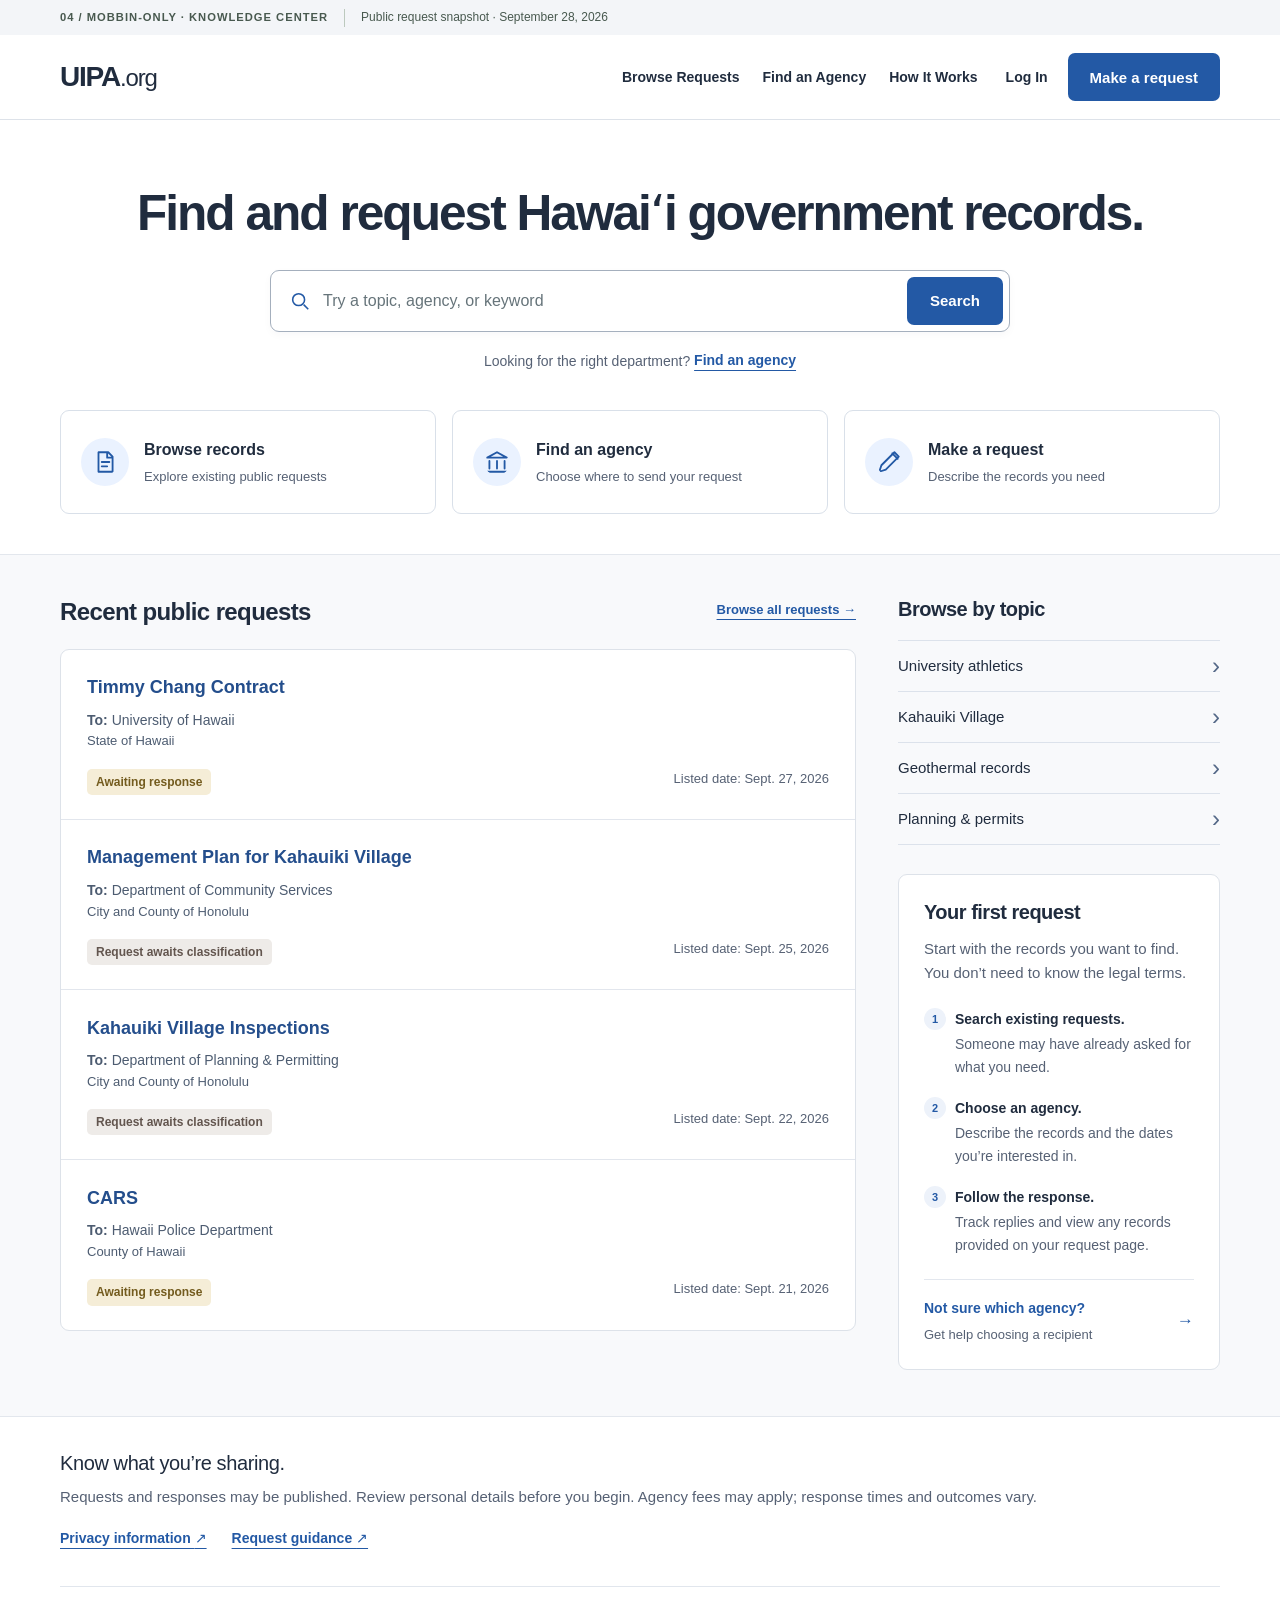
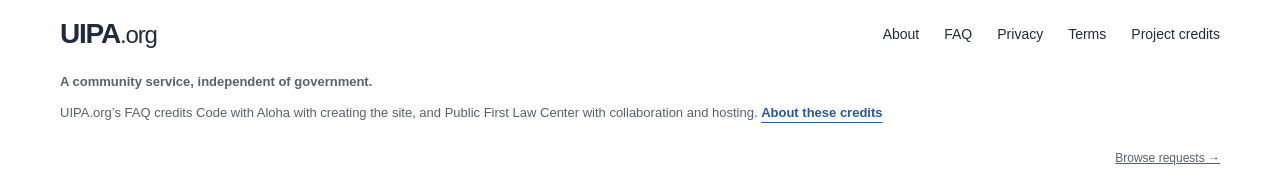
<file: index.html>
<!doctype html><html lang="en"><head><meta charset="utf-8"><meta name="viewport" content="width=device-width, initial-scale=1"><meta name="description" content="UIPA.org homepage exploration: Mobbin-only · Knowledge center. Saved public request metadata from UIPA.org; no submissions."><title>UIPA.org — Mobbin-only · Knowledge center</title><link rel="icon" href="data:image/svg+xml,%3Csvg xmlns='http://www.w3.org/2000/svg' viewBox='0 0 32 32'%3E%3Crect width='32' height='32' fill='%2318313d'/%3E%3Ctext x='7' y='24' font-family='Georgia' font-size='25' fill='white'%3EU%3C/text%3E%3C/svg%3E"><link rel="stylesheet" href="homepage.css"><script src="requests-data.js" defer></script><script src="homepage.js" defer></script></head><body class="mobbin"><a class="skip-link" href="#main">Skip to content</a><div class="concept-bar"><div class="container"><span class="concept-tag">04 / Mobbin-only · Knowledge center</span><span>Public request snapshot · September 28, 2026</span></div></div><header class="site-header"><div class="container header-inner"><a href="#" class="wordmark" aria-label="UIPA.org home">UIPA<span>.org</span><i aria-hidden="true"></i></a><nav class="desktop-nav" aria-label="Main navigation"><a class="nav-link" href="requests.html">Browse Requests</a><button class="nav-link" data-view="agencies">Find an Agency</button><a href="#how-it-works">How It Works</a></nav><div class="header-actions"><button class="text-button login" data-view="login">Log In</button><button class="button primary" data-view="start">Make a request</button><button class="menu-toggle" aria-expanded="false" aria-controls="mobile-nav" aria-label="Open navigation"><svg viewBox="0 0 24 24" aria-hidden="true"><path d="M4 6h16M4 12h16M4 18h16"/></svg><span>Menu</span></button></div></div><nav id="mobile-nav" class="mobile-nav container" aria-label="Mobile navigation" hidden><a class="nav-link" href="requests.html">Browse Requests</a><button class="nav-link" data-view="agencies">Find an Agency</button><a href="#how-it-works">How It Works</a><button class="text-button" data-view="login">Log In</button></nav></header><main id="main">
<section class="knowledge-hero container" aria-labelledby="welcome-title">
 
 <h1 id="welcome-title">Find and request Hawaiʻi government records.</h1>
 
 
 <div class="knowledge-search"><form id="search-form" role="search"><div class="search-control"><svg viewBox="0 0 24 24" aria-hidden="true"><circle cx="10.5" cy="10.5" r="6.5"/><path d="m16 16 5 5"/></svg><input aria-label="Search public records" type="search" id="search" placeholder="Try a topic, agency, or keyword" autocomplete="off"><button class="button primary" type="submit">Search</button></div></form></div>
 <p class="hero-alternative">Looking for the right department? <button class="inline-link" data-view="agencies">Find an agency </button></p>
</section>
<nav class="knowledge-paths container" aria-label="Choose your next step">
 <a href="requests.html"><svg viewBox="0 0 24 24" fill="none" stroke="currentColor" stroke-width="1.6" stroke-linecap="round" stroke-linejoin="round" aria-hidden="true"><path d="M6 3h9l4 4v14H6zM14 3v5h5M9 12h7M9 16h5"/></svg><span><strong>Browse records</strong><small>Explore existing public requests</small></span></a>
 <button data-view="agencies"><svg viewBox="0 0 24 24" fill="none" stroke="currentColor" stroke-width="1.6" stroke-linecap="round" stroke-linejoin="round" aria-hidden="true"><path d="m3 8 9-5 9 5H3ZM5 11v7m7-7v7m7-7v7M3 21h18"/></svg><span><strong>Find an agency</strong><small>Choose where to send your request</small></span></button>
 <button data-view="start"><svg viewBox="0 0 24 24" fill="none" stroke="currentColor" stroke-width="1.6" stroke-linecap="round" stroke-linejoin="round" aria-hidden="true"><path d="m15 4 5 5M5 15 17 3l4 4L9 19l-6 2z"/></svg><span><strong>Make a request</strong><small>Describe the records you need</small></span></button>
</nav>
<div class="knowledge-body"><div class="knowledge-layout container">
 <section class="requests-section" id="requests" aria-labelledby="requests-title"><div class="section-heading"><div><p class="eyebrow">EXPLORE WHAT’S BEEN ASKED</p><h2 id="requests-title" tabindex="-1">Recent public requests</h2></div><a class="inline-link" href="requests.html">Browse all requests <span aria-hidden="true">→</span></a></div><div id="results-summary" class="results-summary" role="status" hidden></div><div class="request-list" id="request-list"></div><div id="empty-results" class="empty-results" hidden><h3>No saved requests match your search.</h3><p>Try “geothermal,” “village,” or an agency name.</p><button class="button secondary" data-reset>Show recent requests</button></div></section>
 <aside class="knowledge-help" aria-label="Topics and guidance">
  <section class="topic-panel"><h2>Browse by topic</h2><div class="topic-rows"><button data-query="athletic">University athletics <span aria-hidden="true">›</span></button><button data-query="village">Kahauiki Village <span aria-hidden="true">›</span></button><button data-query="geothermal">Geothermal records <span aria-hidden="true">›</span></button><button data-query="planning">Planning & permits <span aria-hidden="true">›</span></button></div></section>
  <section class="getting-started" id="how-it-works" aria-labelledby="how-title"><h2 id="how-title">Your first request</h2><p>Start with the records you want to find. You don’t need to know the legal terms.</p><ol><li><strong>Search existing requests.</strong><span>Someone may have already asked for what you need.</span></li><li><strong>Choose an agency.</strong><span>Describe the records and the dates you’re interested in.</span></li><li><strong>Follow the response.</strong><span>Track replies and view any records provided on your request page.</span></li></ol><button class="guide-link" data-view="agency-help"><span><strong>Not sure which agency?</strong><small>Get help choosing a recipient</small></span><span aria-hidden="true">→</span></button></section>
  
 </aside>
</div></div>
<section class="knowledge-trust container" aria-label="Before you begin"><div><h2>Know what you’re sharing.</h2><p>Requests and responses may be published. Review personal details before you begin. Agency fees may apply; response times and outcomes vary.</p></div><div><button class="inline-link" data-view="privacy">Privacy information <span aria-hidden="true">↗</span></button><button class="inline-link" data-view="guide">Request guidance <span aria-hidden="true">↗</span></button></div></section>
</main><footer class="container site-footer"><div class="footer-top"><a href="#" class="wordmark" aria-label="UIPA.org home">UIPA<span>.org</span><i aria-hidden="true"></i></a><nav aria-label="Footer navigation"><button data-view="about">About</button><button data-view="faq">FAQ</button><button data-view="privacy">Privacy</button><button data-view="terms">Terms</button><button data-view="credits">Project credits</button></nav></div><div class="operator"><p><strong>A community service, independent of government.</strong></p><p>UIPA.org’s FAQ credits Code with Aloha with creating the site, and Public First Law Center with collaboration and hosting. <button class="inline-link" data-view="credits">About these credits</button></p></div><div class="footer-bottom"><a href="requests.html">Browse requests →</a></div></footer><dialog id="demo-dialog" aria-labelledby="dialog-title"><div class="dialog-top"><button class="close-button" aria-label="Close dialog">×</button></div><div id="dialog-content"></div></dialog><noscript><p class="container">Enable JavaScript to search the saved public requests.</p></noscript></body></html>
</file>
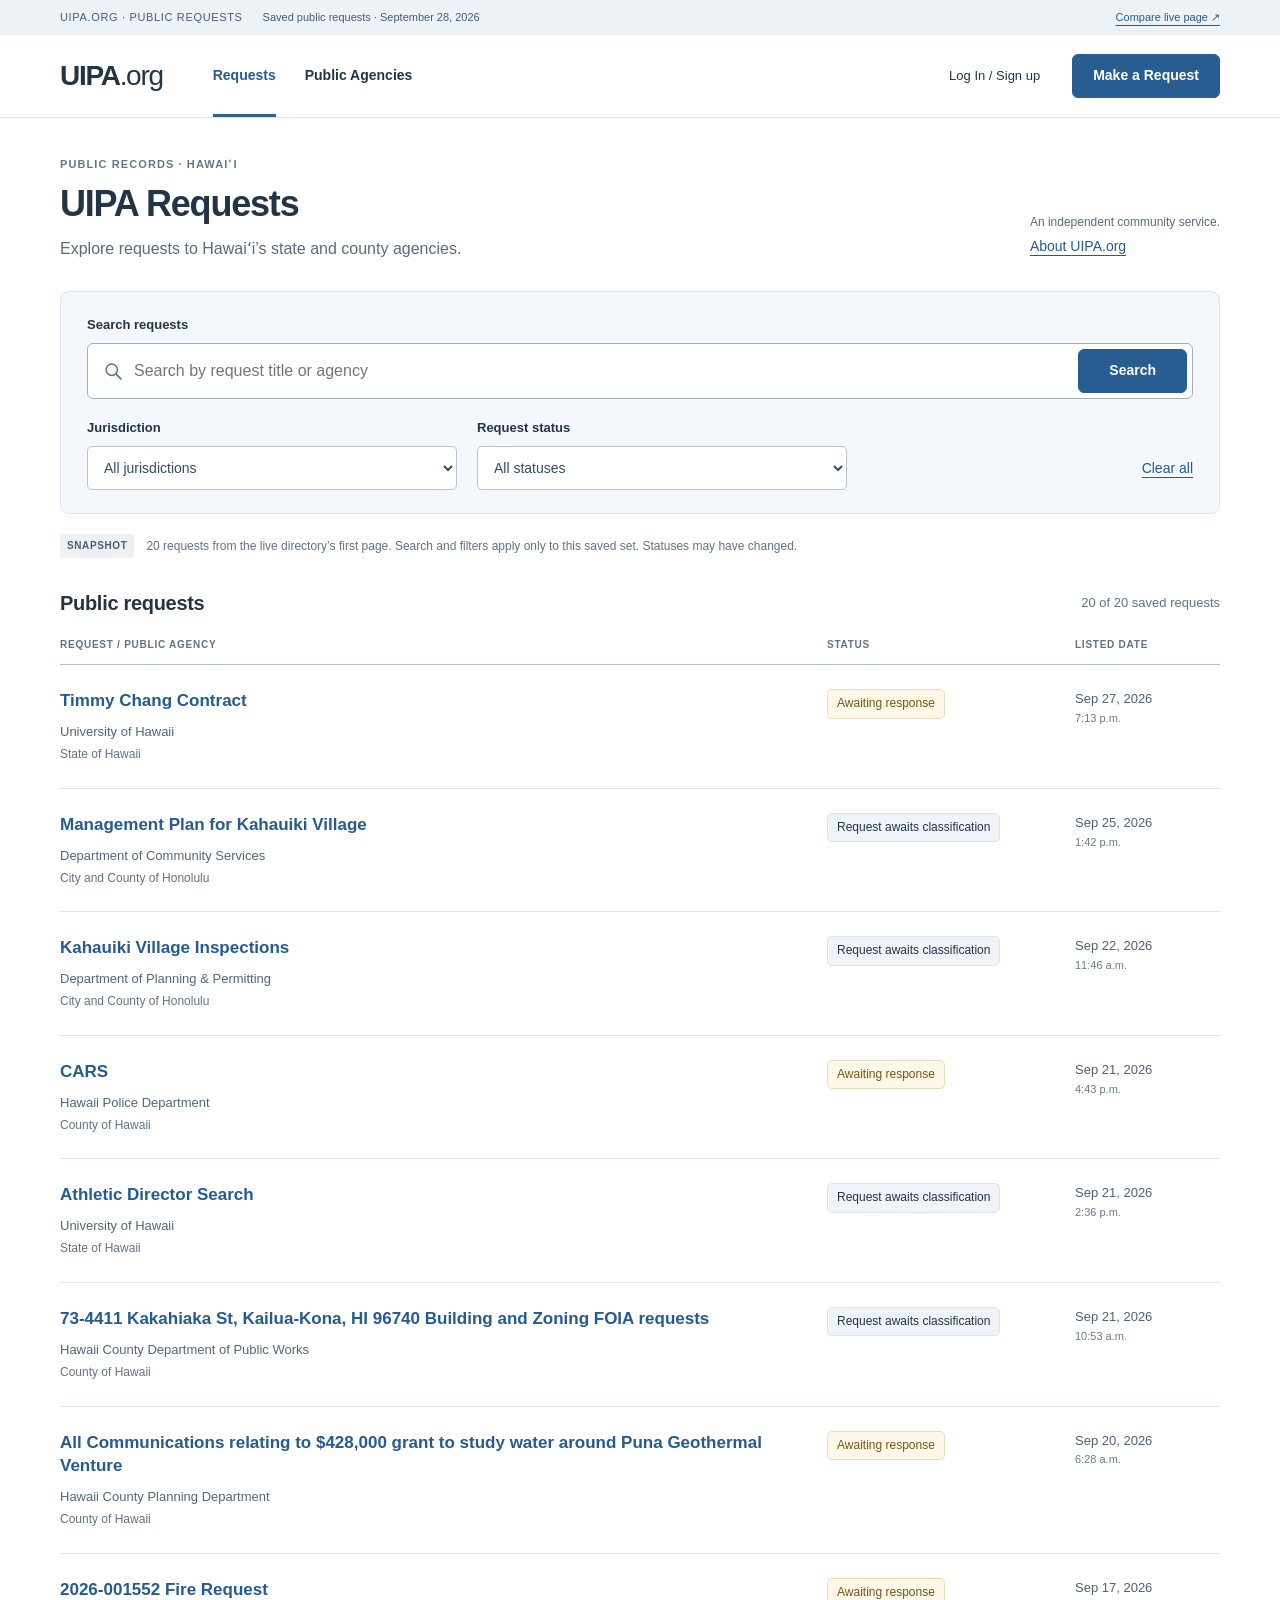
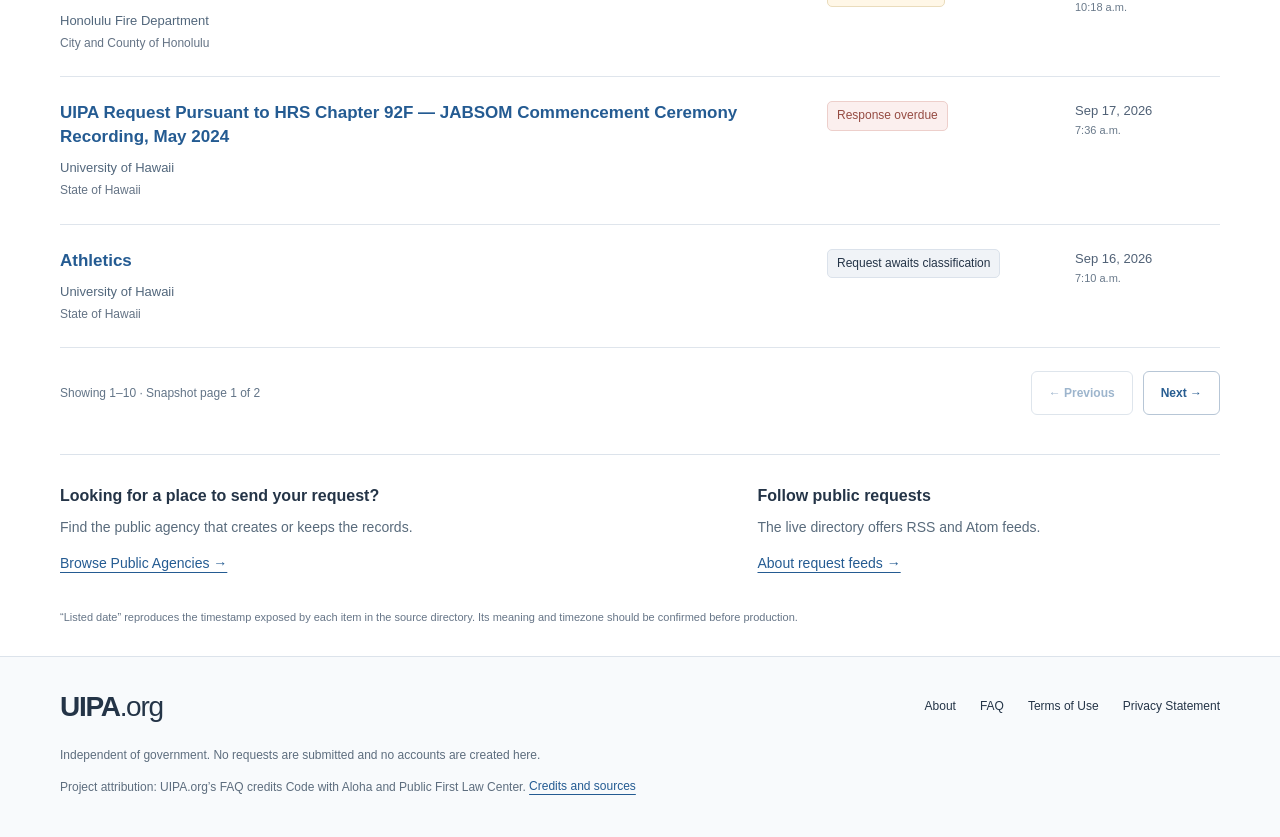
<file: requests.html>
<!doctype html><html lang="en"><head><meta charset="utf-8"><meta name="viewport" content="width=device-width,initial-scale=1"><title>Browse requests — UIPA.org</title><link rel="stylesheet" href="requests.css"><script src="requests-data.js" defer></script><script src="requests.js" defer></script></head><body>
<a class="skip" href="#main">Skip to requests</a><div class="demo"><div class="wrap">UIPA.ORG · PUBLIC REQUESTS <span>Saved public requests · September 28, 2026</span><a href="https://uipa.org/requests/" target="_blank" rel="noopener">Compare live page ↗</a></div></div>
<header><div class="wrap nav"><a class="logo" href="index.html">UIPA<span>.org</span></a><nav aria-label="Main navigation"><a href="#main" aria-current="page">Requests</a><button data-info="agencies">Public Agencies</button></nav><div class="nav-actions"><button class="login" data-info="login">Log In / Sign up</button><button class="primary" data-info="start">Make a Request</button></div></div></header>
<main id="main" class="wrap"><div class="intro"><div><p class="eyebrow">PUBLIC RECORDS · HAWAIʻI</p><h1>UIPA Requests</h1><p>Explore requests to Hawaiʻi’s state and county agencies.</p></div><p class="independent">An independent community service.<br><button data-info="about" class="text-link">About UIPA.org</button></p></div>
<section class="search-panel" aria-label="Search and filter requests"><form id="search-form"><label for="query">Search requests</label><div class="search-box"><svg viewBox="0 0 24 24" aria-hidden="true"><circle cx="10" cy="10" r="6.5"/><path d="m15 15 6 6"/></svg><input id="query" type="search" placeholder="Search by request title or agency" autocomplete="off"><button class="primary" type="submit">Search</button></div></form><div class="filters"><div><label for="jurisdiction">Jurisdiction</label><select id="jurisdiction"><option value="">All jurisdictions</option><option>State of Hawaii</option><option>City and County of Honolulu</option><option>County of Hawaii</option><option>County of Maui</option><option>County of Kauai</option></select></div><div><label for="status">Request status</label><select id="status"><option value="">All statuses</option></select></div><button id="clear" class="text-link">Clear all</button></div></section>
<div class="snapshot"><span>SNAPSHOT</span><p>20 requests from the live directory’s first page. Search and filters apply only to this saved set. Statuses may have changed.</p></div>
<section aria-labelledby="results-title"><div class="results-top"><h2 id="results-title" tabindex="-1">Public requests</h2><p id="count" role="status" aria-live="polite"></p></div><div class="column-head" aria-hidden="true"><span>REQUEST / PUBLIC AGENCY</span><span>STATUS</span><span>LISTED DATE</span></div><div id="results"></div><div id="empty" hidden><h3>No requests in this snapshot match.</h3><p>Try another keyword or clear the filters. This preview does not search the full UIPA archive.</p><button class="secondary" data-reset>Clear search and filters</button></div><nav class="pagination" aria-label="Snapshot result pages"><span id="page-label"></span><div><button id="previous" class="secondary">← Previous</button><button id="next" class="secondary">Next →</button></div></nav></section>
<div class="below"><div><h2>Looking for a place to send your request?</h2><p>Find the public agency that creates or keeps the records.</p><button class="text-link" data-info="agencies">Browse Public Agencies →</button></div><div><h2>Follow public requests</h2><p>The live directory offers RSS and Atom feeds.</p><button class="text-link" data-info="feeds">About request feeds →</button></div></div>
<p class="date-note">“Listed date” reproduces the timestamp exposed by each item in the source directory. Its meaning and timezone should be confirmed before production.</p></main>
<footer><div class="wrap"><div class="footer-top"><a class="logo" href="index.html">UIPA<span>.org</span></a><nav aria-label="Footer navigation"><button data-info="about">About</button><button data-info="faq">FAQ</button><button data-info="terms">Terms of Use</button><button data-info="privacy">Privacy Statement</button></nav></div><p>Independent of government. No requests are submitted and no accounts are created here.</p><p>Project attribution: UIPA.org’s FAQ credits Code with Aloha and Public First Law Center. <button class="text-link" data-info="credits">Credits and sources</button></p></div></footer>
<dialog aria-labelledby="dialog-title"><div class="dialog-top"><span>LOCAL PREVIEW</span><button id="close" aria-label="Close dialog">×</button></div><div id="dialog-content"></div></dialog>
</body></html>
</file>
<file: homepage.css>
@import url('styles.css');
/* Design evidence: GetYourGuide help center, Slite search, Intercom collections — all inspected in Mobbin. */
.mobbin{--navy:#202c3e;--teal:#2359a5;--muted:#566174;--line:#dde2e9;--soft:#f2f5fa;--focus:#a84b00;background:#fff;font-family:Arial,Helvetica,sans-serif;color:var(--navy)}
.mobbin h1,.mobbin h2,.mobbin h3{font-family:Arial,Helvetica,sans-serif}.mobbin .concept-bar{background:#f3f5f8}.mobbin .wordmark{font-family:Arial,Helvetica,sans-serif;font-size:1.75rem;letter-spacing:-1.2px}.mobbin .wordmark span{font-size:1.5rem}.mobbin .wordmark i{display:none}.mobbin .header-inner{min-height:84px}.mobbin .button{border-radius:7px}.mobbin .primary{background:#2359a5}.mobbin .primary:hover{background:#173e79}.mobbin .inline-link{color:#2359a5}.mobbin .knowledge-hero{text-align:center;padding-block:48px 35px}.service-label{display:flex;align-items:center;justify-content:center;gap:8px;font-size:.875rem;color:#566174}.service-label>span{width:7px;height:7px;background:#2359a5;border-radius:50%}.knowledge-hero h1{font-size:clamp(2.2rem,4vw,3.1rem);font-weight:700;letter-spacing:-.04em;line-height:1.12;margin-top:18px}.knowledge-hero .lead{margin-top:16px;font-size:1.25rem;color:#202c3e}.hero-subtitle{font-size:1rem;color:#566174;margin-top:5px}.knowledge-search{max-width:740px;margin:28px auto 0;text-align:left}.mobbin #search-form label{font-size:.9375rem}.mobbin .search-control{border:1px solid #a4afbd;border-radius:9px;box-shadow:0 3px 9px #202c3e08;padding:6px;gap:12px}.mobbin .search-control input{min-height:48px;font-size:1rem}.mobbin .search-control .button{min-height:48px;font-size:.9375rem;padding-inline:22px}.mobbin #search-hint{font-size:.8125rem;color:#566174}.hero-alternative{font-size:.875rem;color:#566174;margin-top:15px}.hero-alternative .inline-link{font-size:inherit}.knowledge-paths{display:grid;grid-template-columns:repeat(3,1fr);gap:16px;margin-bottom:40px}.knowledge-paths>button{display:flex;align-items:center;gap:15px;text-align:left;background:#fff;border:1px solid #d9e0e9;border-radius:9px;padding:22px 20px;min-height:104px}.knowledge-paths>button:hover{background:#f5f8fe;border-color:#8ba7cd}.knowledge-paths svg,.agency-help-card svg{width:28px;height:28px;color:#2359a5;flex-shrink:0}.knowledge-paths strong,.guide-link strong,.agency-help-card strong{display:block;font-size:1rem}.knowledge-paths small,.guide-link small,.agency-help-card small{display:block;font-size:.8125rem;color:#566174;line-height:1.5;margin-top:5px}.knowledge-paths>button>span:last-child{margin-left:auto;color:#2359a5}.knowledge-body{background:#f8f9fb;border-block:1px solid #e3e7ed}.knowledge-layout{display:grid;grid-template-columns:minmax(0,1fr) 322px;gap:42px;padding-block:42px 46px}.mobbin .requests-section{padding:0}.mobbin .requests-section .eyebrow{display:none}.mobbin .requests-section h2{font-size:1.5rem;font-weight:700;letter-spacing:-.025em}.mobbin .requests-section .section-heading{gap:15px}.mobbin .requests-section .section-heading .inline-link{font-size:.8125rem;white-space:nowrap}.mobbin .sample-note{font-size:.8125rem;gap:9px;margin:14px 0 22px}.mobbin .sample-label{font-size:.65rem;background:#e9edf3;color:#47536a}.mobbin .request-list{border:1px solid #dde2e9;border-radius:9px;overflow:hidden;background:white}.mobbin .request-row{display:block;padding:24px 26px;border-bottom:1px solid #e2e6ed}.mobbin .request-row:last-child{border-bottom:0}.mobbin .request-title{font-size:1.125rem;color:#244e8c;line-height:1.4;font-weight:600}.mobbin .request-agency{font-size:.875rem;color:#4d5c71;margin-top:8px;line-height:1.55}.mobbin .jurisdiction{display:block;font-size:.8125rem;white-space:normal}.mobbin .separator{display:none}.request-excerpt{font-size:.9375rem;color:#566174;line-height:1.55;margin-top:11px;max-width:65ch}.mobbin .request-meta{flex-direction:row;align-items:center;justify-content:space-between;flex-wrap:wrap;gap:8px 18px;margin-top:17px}.mobbin .status{font-size:.75rem;border-radius:5px;padding:3px 9px;font-weight:600}.mobbin .request-date{font-size:.8125rem}.knowledge-help h2{font-size:1.25rem;font-weight:700;letter-spacing:-.025em}.topic-panel>p{font-size:.8125rem;color:#566174;margin-top:6px}.topic-rows{margin-top:18px;border-top:1px solid #dce2eb}.topic-rows button{display:flex;justify-content:space-between;align-items:center;gap:20px;background:none;border:0;border-bottom:1px solid #dce2eb;padding:13px 0;width:100%;font-size:.9375rem;text-align:left;min-height:48px}.topic-rows button:hover{color:#2359a5;background:#eff3fa}.topic-rows button span{font-size:1.5rem;line-height:1;color:#546887}.getting-started{padding:25px;margin-top:29px;background:white;border:1px solid #dde2e9;border-radius:9px;scroll-margin-top:20px}.getting-started .eyebrow{font-size:.625rem;letter-spacing:.09em;margin-bottom:9px}.getting-started>p:not(.eyebrow){font-size:.9375rem;color:#566174;margin-top:12px;line-height:1.6}.getting-started ol{list-style:none;counter-reset:guide;padding:0;margin:23px 0}.getting-started li{counter-increment:guide;position:relative;padding-left:31px;margin-top:19px;font-size:.875rem;line-height:1.6}.getting-started li:before{content:counter(guide);position:absolute;left:0;top:0;width:22px;height:22px;background:#edf2fa;border-radius:50%;font-size:.6875rem;text-align:center;line-height:22px;color:#2359a5;font-weight:bold}.getting-started li strong,.getting-started li span{display:block}.getting-started li span{color:#566174;margin-top:3px}.guide-link{display:flex;align-items:center;justify-content:space-between;width:100%;gap:16px;padding:17px 0 0;border:0;border-top:1px solid #e3e7ee;background:none;text-align:left;color:#2359a5}.guide-link strong{font-size:.875rem}.guide-link:hover strong,.agency-help-card:hover strong{text-decoration:underline}.agency-help-card{display:flex;align-items:flex-start;gap:12px;text-align:left;width:100%;background:none;border:0;padding:23px 0 0}.agency-help-card svg{width:22px;height:22px}.agency-help-card strong{font-size:.875rem;color:#2359a5}.agency-help-card>span:last-child{margin-left:auto}.knowledge-trust{padding-block:34px;display:flex;justify-content:space-between;gap:50px;align-items:center}.knowledge-trust h2{font-size:1.25rem;letter-spacing:-.02em}.knowledge-trust p{font-size:.9375rem;color:#566174;max-width:740px;margin-top:9px}.knowledge-trust>div:last-child{display:flex;flex-direction:column;flex-shrink:0;gap:10px}.knowledge-trust .inline-link{font-size:.875rem;text-align:left}.mobbin .site-footer{border-top:1px solid #e1e6ed}.mobbin .operator{font-size:.8125rem;border:0;margin-top:20px;padding-top:0;max-width:850px}.mobbin .footer-bottom{font-size:.75rem}.mobbin dialog{border-radius:12px}.mobbin dialog h2{font-size:1.75rem;font-weight:700}.mobbin .empty-results{padding:26px}.mobbin .results-summary{line-height:1.7}
@media(max-width:1050px){.knowledge-layout{grid-template-columns:minmax(0,1fr) 280px;gap:28px}.knowledge-paths>button{padding:20px 17px;gap:12px}.knowledge-paths svg{width:23px}.knowledge-paths>button>span:last-child{display:none}.knowledge-paths strong{font-size:.9375rem}.mobbin .requests-section .section-heading{display:block}.mobbin .requests-section .section-heading .inline-link{margin-top:7px}.getting-started{padding:22px}.mobbin .request-row{padding:22px}.knowledge-trust{gap:25px}}
@media(max-width:800px){.knowledge-layout{grid-template-columns:1fr;gap:32px}.knowledge-help{display:grid;grid-template-columns:1fr 1fr;gap:25px;align-items:start}.getting-started{margin:0;grid-column:2;grid-row:1 / span 2}.agency-help-card{padding-top:0;grid-column:1}.knowledge-paths{gap:10px}.knowledge-paths>button{display:block;padding:18px}.knowledge-paths svg{margin-bottom:12px}.knowledge-trust{display:block}.knowledge-trust>div:last-child{flex-direction:row;gap:25px;margin-top:15px}.mobbin .requests-section .section-heading{display:flex}.mobbin .requests-section .section-heading .inline-link{margin:0}}
@media(max-width:600px){.mobbin .header-inner{min-height:73px}.mobbin .wordmark{font-size:1.45rem}.mobbin .wordmark span{font-size:1.25rem}.mobbin .knowledge-hero{padding-block:29px 26px;text-align:left}.service-label{justify-content:flex-start;font-size:.8125rem}.knowledge-hero h1{font-size:2.3rem;margin-top:17px;max-width:340px}.knowledge-hero .lead{font-size:1.125rem;margin-top:16px;max-width:330px}.hero-subtitle{font-size:.9375rem;margin-top:9px}.knowledge-search{margin-top:24px}.mobbin .search-control{gap:0}.mobbin .search-control .button{flex-basis:100%;margin-top:4px}.mobbin .search-control input{padding:10px 3px;min-width:0}.mobbin .search-control>svg{width:18px;margin-inline:8px}.mobbin #search-hint{line-height:1.55}.hero-alternative{font-size:.8125rem;line-height:1.8;margin-top:11px}.knowledge-paths{display:flex;flex-direction:column;gap:10px;margin-bottom:28px}.knowledge-paths>button{display:flex;padding:17px;min-height:82px;gap:15px}.knowledge-paths svg{margin:0;width:25px}.knowledge-paths>button>span:last-child{display:block}.knowledge-paths strong{font-size:1rem}.knowledge-layout{padding-block:29px;gap:29px}.mobbin .requests-section .section-heading{display:block}.mobbin .requests-section .section-heading .inline-link{margin-top:8px;font-size:.875rem}.mobbin .sample-note{display:block;line-height:1.6;margin-bottom:17px}.mobbin .sample-label{display:block;width:fit-content;margin-bottom:7px;font-size:.6875rem}.mobbin .request-row{padding:21px 19px}.mobbin .request-title{font-size:1.0625rem}.request-excerpt{font-size:.9375rem}.mobbin .request-meta{gap:9px}.mobbin .request-date{font-size:.75rem}.mobbin .status{font-size:.75rem}.knowledge-help{display:flex;flex-direction:column;gap:25px}.knowledge-help>section{width:100%}.topic-rows button{min-height:50px}.getting-started{padding:24px}.getting-started li{font-size:.9375rem}.agency-help-card strong{font-size:.9375rem}.knowledge-trust{padding-block:29px}.mobbin .footer-top nav{gap:12px 23px}.mobbin .operator{font-size:.875rem}.mobbin .operator .inline-link{font-size:.875rem}.mobbin .footer-bottom{line-height:1.7}}

/* V4 refinement */
.mobbin .desktop-nav{align-items:center}.mobbin .desktop-nav a,.mobbin .desktop-nav button{display:inline-flex;align-items:center;min-height:44px;padding-block:8px;white-space:nowrap}
.mobbin .requests-section .section-heading{margin-bottom:22px}.mobbin .recipient-label{font-weight:600}
.mobbin .getting-started li:before{z-index:1}.mobbin .getting-started li:not(:last-child):after{content:"";position:absolute;left:10px;top:22px;bottom:-19px;width:2px;background:#dce5f2}
.mobbin .footer-bottom{justify-content:flex-end}

/* Browse route */
.mobbin .knowledge-paths>a{display:flex;align-items:center;gap:15px;text-align:left;text-decoration:none;color:inherit;background:#fff;border:1px solid #d9e0e9;border-radius:9px;padding:22px 20px;min-height:104px}.mobbin .knowledge-paths>a:hover{background:#f5f8fe;border-color:#8ba7cd}.mobbin .knowledge-paths>a>span:last-child{margin-left:auto;color:#2359a5}@media(max-width:800px) and (min-width:601px){.mobbin .knowledge-paths>a{display:block;padding:18px}.mobbin .knowledge-paths>a>span:last-child{display:none}}@media(max-width:600px){.mobbin .knowledge-paths>a{padding:17px;min-height:82px}}
.mobbin .knowledge-paths>button>span:last-child,.mobbin .knowledge-paths>a>span:last-child{margin-left:0;color:inherit}

/* Circular action icons */
.mobbin .knowledge-paths svg{width:48px;height:48px;padding:11px;border-radius:50%;background:#eaf2ff;color:#2359a5;flex-shrink:0;box-sizing:border-box}
.mobbin .getting-started li:not(:last-child):after{background:#2359a5}
.mobbin .dialog-top{justify-content:flex-end}

/* Stacked sharing guidance */
.mobbin .knowledge-trust{display:block}.mobbin .knowledge-trust p{max-width:none}.mobbin .knowledge-trust>div:last-child{flex-direction:row;flex-wrap:wrap;gap:15px 25px;margin-top:15px}

/* Keep action labels visible at every width; these spans are labels, not arrows. */
.mobbin .knowledge-paths>button>span:last-child,.mobbin .knowledge-paths>a>span:last-child{display:block;min-width:0;margin-left:0;color:inherit}
.mobbin .knowledge-paths>a,.mobbin .knowledge-paths>button{min-width:0}
.mobbin .request-title{overflow-wrap:anywhere;text-align:left}
.mobbin .request-meta{align-items:flex-start}
@media(max-width:800px) and (min-width:601px){.mobbin .knowledge-paths>a,.mobbin .knowledge-paths>button{display:block;padding:18px;min-height:104px}.mobbin .knowledge-paths svg{margin:0 0 12px}}
@media(max-width:600px){.mobbin .knowledge-paths>a,.mobbin .knowledge-paths>button{display:flex;align-items:center;gap:15px;padding:17px;min-height:82px}.mobbin .knowledge-paths svg{margin:0}.mobbin .knowledge-trust>div:last-child{flex-wrap:wrap}.mobbin .status{max-width:100%;white-space:normal}}
.mobbin .getting-started li:not(:last-child):after{display:none}
</file>
<file: requests.css>
*{box-sizing:border-box}body{margin:0;color:#243447;background:#fff;font:16px/1.55 Arial,Helvetica,sans-serif}button,input,select{font:inherit}button,a,input,select{touch-action:manipulation}button{cursor:pointer;color:inherit}a{color:#245b92;text-underline-offset:4px}button:focus-visible,a:focus-visible,input:focus-visible,select:focus-visible{outline:3px solid #a54e08;outline-offset:3px}button:disabled{opacity:.45;cursor:default}[hidden]{display:none!important}.wrap{width:min(1160px,calc(100% - 64px));margin:auto}.demo{background:#edf2f7;color:#485b70;font-size:11px;letter-spacing:.06em}.demo .wrap{display:flex;gap:20px;align-items:center;padding-block:9px}.demo span{letter-spacing:0}.demo a{margin-left:auto;white-space:nowrap;letter-spacing:0}header{border-bottom:1px solid #dce3eb}.nav{display:flex;gap:50px;align-items:center;min-height:82px}.logo{font-size:28px;font-weight:800;letter-spacing:-1.3px;text-decoration:none;color:#243447}.logo span{font-weight:400}.nav nav{display:flex;gap:29px;align-items:stretch;align-self:stretch}.nav nav a,.nav nav button{display:flex;align-items:center;border:0;background:none;text-decoration:none;font-size:14px;font-weight:600;padding:0}.nav nav a{border-bottom:3px solid #286297;padding-top:3px}.nav-actions{margin-left:auto;display:flex;align-items:center;gap:26px}.login{background:none;border:0;font-size:13px}.primary,.secondary{border:1px solid #285d91;border-radius:6px;min-height:44px;padding:10px 20px;font-weight:600;font-size:14px}.primary{background:#285d91;color:white}.primary:hover{background:#1d476f}.secondary{background:white;border-color:#b7c6d6;color:#285d91}.secondary:hover{background:#f0f5fb}.text-link{background:none;border:0;padding:0;min-height:30px;color:#245b92;font-size:14px;text-decoration:underline;text-underline-offset:4px;text-align:left}.intro{display:flex;justify-content:space-between;align-items:flex-end;gap:30px;padding-block:38px 29px}.eyebrow{font-size:11px;letter-spacing:.1em;font-weight:600;color:#65778a;margin:0 0 9px}h1{font-size:36px;letter-spacing:-1.2px;line-height:1.2;margin:0 0 12px}.intro p:not(.eyebrow){margin:0;color:#596b7c}.intro .independent{font-size:12px;line-height:1.7;flex-shrink:0}.search-panel{background:#f4f7fb;border:1px solid #dce5ef;border-radius:9px;padding:23px 26px}label{display:block;font-weight:600;font-size:13px;margin-bottom:8px}.search-box{display:flex;background:white;border:1px solid #9eafc2;border-radius:6px;padding:5px;gap:10px;align-items:center}.search-box svg{width:21px;height:21px;fill:none;stroke:#526e8d;stroke-width:1.7;margin-left:10px;flex-shrink:0}.search-box input{min-width:0;flex:1;border:0;background:none;padding:9px 0;color:#243447}.search-box .primary{padding-inline:30px}.filters{display:flex;gap:20px;align-items:flex-end;margin-top:19px}.filters>div{flex:1;max-width:370px}.filters select{width:100%;background:#fff;border:1px solid #b6c3d2;border-radius:5px;color:#344b62;padding:11px 12px;font-size:14px;min-height:44px}.filters .text-link{min-height:44px;margin-left:auto}.snapshot{display:flex;align-items:center;gap:12px;color:#637184;font-size:12px;margin:20px 0 30px}.snapshot>span{font-size:10px;letter-spacing:.06em;font-weight:700;background:#edf1f5;color:#4c5c6f;padding:4px 7px;border-radius:3px}.snapshot p{margin:0}.results-top{display:flex;align-items:center;justify-content:space-between;gap:20px;margin-bottom:18px}.results-top h2{font-size:20px;letter-spacing:-.3px;margin:0}.results-top p{font-size:13px;color:#627487;margin:0}.column-head,.request{display:grid;grid-template-columns:minmax(0,1fr) 220px 145px;gap:28px}.column-head{font-size:10px;letter-spacing:.075em;font-weight:700;color:#637184;border-bottom:1px solid #aebfd1;padding-bottom:12px}.request{padding:24px 0;border-bottom:1px solid #dfe5ec;align-items:start}.request h3{font-size:17px;line-height:1.4;font-weight:600;margin:0}.request h3 button{font:inherit;text-align:left;color:#245b92;background:none;border:0;padding:0}.request h3 button:hover{text-decoration:underline;text-underline-offset:4px}.agency{font-size:13px;color:#52677c;margin:9px 0 0}.agency button{background:none;border:0;color:#52677c;padding:0;text-align:left;font-size:inherit}.agency button:hover{text-decoration:underline}.jurisdiction{display:block;color:#647385;font-size:12px;margin-top:3px}.badge{font-size:12px;display:inline-block;padding:5px 9px;border:1px solid #dbe2eb;border-radius:5px;background:#f0f3f7;line-height:1.45;width:fit-content}.waiting{background:#fff7e7;color:#765715;border-color:#eadcbc}.overdue{background:#fbefee;color:#954b42;border-color:#edcfcb}.success{background:#eaf5ef;color:#2e6b4c;border-color:#cbded2}.partial{background:#edf3fb;color:#365b86;border-color:#d1dfef}.listed{font-size:13px;color:#506176;line-height:1.6}.listed small{display:block;font-size:11px;color:#69798a}.mobile-label{display:none}.pagination{display:flex;justify-content:space-between;gap:20px;align-items:center;padding-block:23px}.pagination>span{font-size:12px;color:#627487}.pagination>div{display:flex;gap:10px}.pagination button{font-size:12px;padding-inline:17px}.below{display:grid;grid-template-columns:1.4fr 1fr;gap:50px;border-top:1px solid #dce3eb;margin-top:16px;padding-top:29px}.below h2{font-size:16px;margin:0 0 8px}.below p{font-size:14px;color:#596b7c;margin:0 0 10px}.date-note{font-size:11px;color:#667587;margin:30px 0}footer{border-top:1px solid #dce3eb;background:#f8fafc;padding-block:28px}.footer-top{display:flex;justify-content:space-between;align-items:center;gap:30px;margin-bottom:18px}.footer-top nav{display:flex;gap:24px;flex-wrap:wrap}.footer-top button{border:0;background:none;font-size:12px;min-height:32px;padding:0}.footer-top button:hover{text-decoration:underline}footer p{font-size:12px;color:#5d6d7e;margin:7px 0}footer .text-link{font-size:12px}.skip{position:fixed;top:-100px;left:12px;background:#243447;color:white;padding:12px;z-index:5}.skip:focus{top:10px}dialog{width:min(620px,calc(100% - 32px));max-height:calc(100dvh - 40px);border:1px solid #bac8d8;border-radius:12px;padding:25px 30px;color:#243447}dialog::backdrop{background:#172a4190}.dialog-top{display:flex;justify-content:space-between;align-items:center;color:#69798a;font-size:11px;letter-spacing:.07em}.dialog-top button{border:0;background:none;font-size:27px;width:44px;height:44px}dialog h2{font-size:23px;line-height:1.35;margin:14px 0 20px}dialog p,dialog dd,dialog dt{font-size:15px}dialog p{color:#596b7c}dialog dt{font-size:12px;color:#637184;margin-top:15px}dialog dd{margin:4px 0 0}dialog a{display:inline-block;margin-top:15px}.modal-note{padding:13px 16px;background:#f0f4f9;border-radius:6px;font-size:13px}body:has(dialog[open]){overflow:hidden}#empty{padding:35px 0}#empty p{color:#596b7c}
@media(max-width:900px){.nav{gap:28px}.nav nav{gap:20px}.nav-actions{gap:15px}.column-head,.request{grid-template-columns:minmax(0,1fr) 195px;gap:20px}.column-head>span:last-child{display:none}.request .listed{grid-column:2;margin-top:-10px}.request>div:first-child{grid-row:1 / span 2}.intro .independent{display:none}.below{gap:25px}}
@media(max-width:650px){.wrap{width:calc(100% - 36px)}.demo .wrap{flex-wrap:wrap;gap:5px 14px;font-size:10px}.demo span{flex-basis:100%;order:2}.nav{flex-wrap:wrap;gap:10px;min-height:112px;padding-top:15px}.logo{font-size:25px}.nav-actions{gap:8px}.login{font-size:11px}.nav-actions .primary{font-size:12px;padding:9px 11px}.nav nav{order:3;flex-basis:100%;gap:27px;min-height:40px}.nav nav a,.nav nav button{font-size:13px}.intro{padding-block:28px 23px}h1{font-size:30px}.intro p:not(.eyebrow){font-size:15px}.search-panel{padding:18px}.search-box{flex-wrap:wrap;gap:0}.search-box svg{margin-right:10px}.search-box input{font-size:16px}.search-box .primary{flex-basis:100%;margin-top:5px}.filters{display:block;margin-top:16px}.filters>div{margin-top:14px;max-width:none}.filters select{font-size:16px}.filters .text-link{margin-top:8px;min-height:35px}.snapshot{align-items:flex-start;font-size:12px;line-height:1.6;margin-bottom:23px}.results-top{display:block}.results-top p{margin-top:7px}.column-head{display:none}#results{border-top:1px solid #b8c8da}.request{display:flex;flex-wrap:wrap;gap:15px;justify-content:space-between;padding-block:22px}.request>div:first-child{flex-basis:100%}.request h3{font-size:17px}.agency{font-size:14px}.jurisdiction{font-size:12px}.request .listed{margin:0;font-size:12px}.mobile-label{display:block;font-size:10px;color:#647385;margin-bottom:5px}.request>div:nth-child(2){max-width:65%}.badge{font-size:12px}.pagination{align-items:flex-start;flex-direction:column;gap:14px}.pagination>div{width:100%;justify-content:space-between}.below{grid-template-columns:1fr;gap:26px}.footer-top{display:block}.footer-top nav{margin-top:18px;gap:12px 22px}dialog{padding:18px 22px}.date-note{font-size:12px}.listed small{font-size:10px}}
@media(prefers-reduced-motion:reduce){*{scroll-behavior:auto!important}}
</file>
